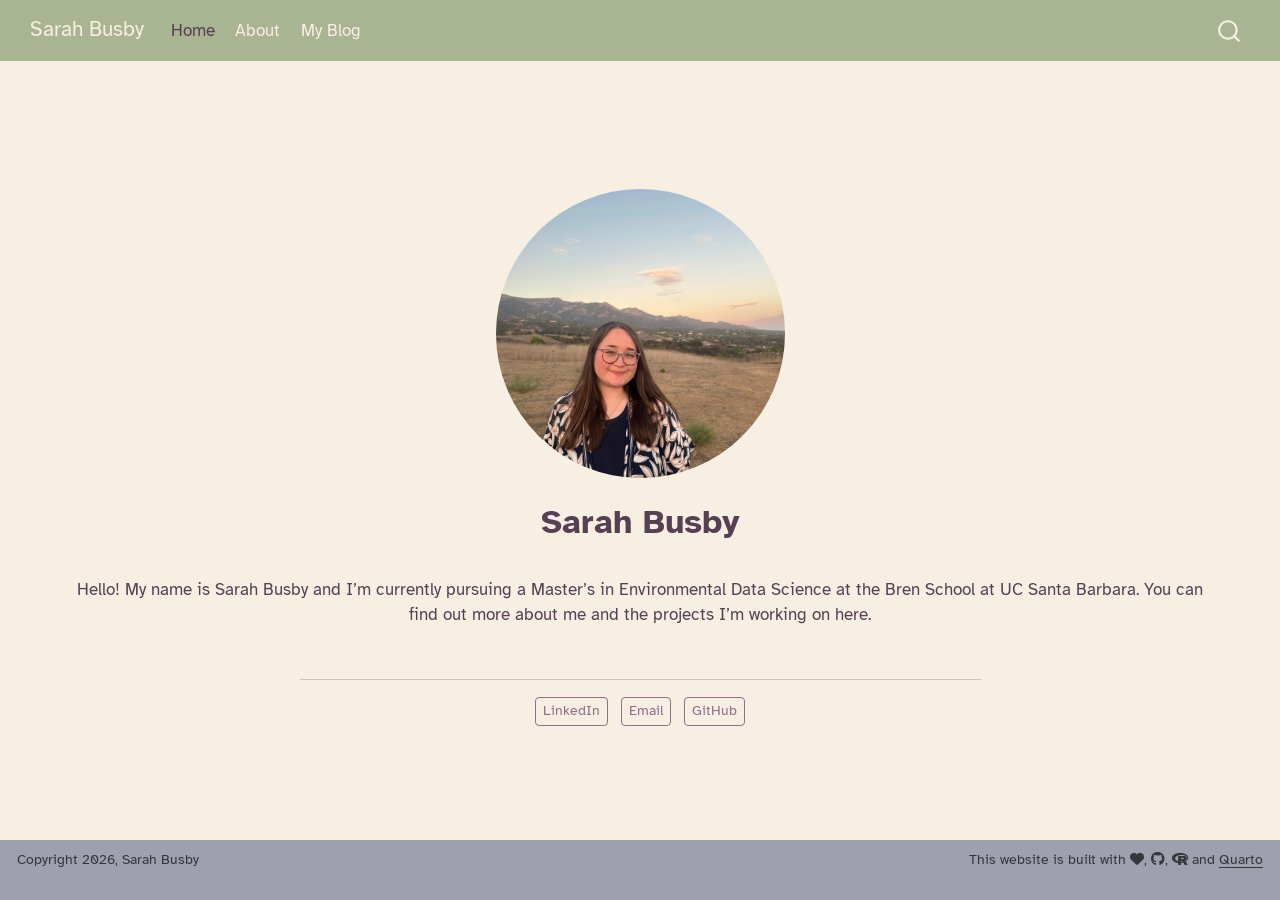
<file: docs/index.html>
<!DOCTYPE html>
<html xmlns="http://www.w3.org/1999/xhtml" lang="en" xml:lang="en"><head>

<meta charset="utf-8">
<meta name="generator" content="quarto-1.10.18">

<meta name="viewport" content="width=device-width, initial-scale=1.0, user-scalable=yes">


<title>Sarah Busby</title>
<style>
/* Default styles provided by pandoc.
** See https://pandoc.org/MANUAL.html#variables-for-html for config info.
*/
span.smallcaps{font-variant: small-caps;}
div.columns{display: flex; gap: 1.5em;}
div.column{flex: auto;}
@media screen {
div.columns{gap: min(4vw, 1.5em);}
div.column{overflow-x: auto;}
}
div.hanging-indent{margin-left: 1.5em; text-indent: -1.5em;}
ul.task-list{list-style: none;}
ul.task-list li input[type="checkbox"] {
  width: 0.8em;
  margin: 0 0.8em 0.2em -1em; /* quarto-specific, see https://github.com/quarto-dev/quarto-cli/issues/4556 */ 
  vertical-align: middle;
}
</style>


<script src="site_libs/quarto-nav/quarto-nav.js"></script>
<script src="site_libs/quarto-nav/headroom.min.js"></script>
<script src="site_libs/clipboard/clipboard.min.js"></script>
<script src="site_libs/quarto-search/autocomplete.umd.js"></script>
<script src="site_libs/quarto-search/fuse.min.js"></script>
<script src="site_libs/quarto-search/quarto-search.js"></script>
<meta name="quarto:offset" content="./">
<script src="site_libs/quarto-html/quarto.js" type="module"></script>
<script src="site_libs/quarto-html/tabsets/tabsets.js" type="module"></script>
<script src="site_libs/quarto-html/popper.min.js"></script>
<script src="site_libs/quarto-html/tippy.umd.min.js"></script>
<link href="site_libs/quarto-html/tippy.css" rel="stylesheet">
<link href="site_libs/quarto-html/quarto-syntax-highlighting-64a204ab8560d761af7679ceaba22944.css" rel="stylesheet" id="quarto-text-highlighting-styles">
<script src="site_libs/bootstrap/bootstrap.min.js"></script>
<link href="site_libs/bootstrap/bootstrap-icons.css" rel="stylesheet">
<link href="site_libs/bootstrap/bootstrap-390e1933030b9ad811a8cafbddc17eeb.min.css" rel="stylesheet" append-hash="true" id="quarto-bootstrap" data-mode="light">
<link href="site_libs/quarto-contrib/fontawesome6-6.7.2/all.min.css" rel="stylesheet">
<link href="site_libs/quarto-contrib/fontawesome6-6.7.2/latex-fontsize.css" rel="stylesheet">
<script id="quarto-search-options" type="application/json">{
  "location": "navbar",
  "copy-button": false,
  "collapse-after": 3,
  "panel-placement": "end",
  "type": "overlay",
  "limit": 50,
  "keyboard-shortcut": [
    "f",
    "/",
    "s"
  ],
  "show-item-context": false,
  "language": {
    "search-no-results-text": "No results",
    "search-matching-documents-text": "matching documents",
    "search-copy-link-title": "Copy link to search",
    "search-hide-matches-text": "Hide additional matches",
    "search-more-match-text": "more match in this document",
    "search-more-matches-text": "more matches in this document",
    "search-clear-button-title": "Clear",
    "search-text-placeholder": "",
    "search-detached-cancel-button-title": "Cancel",
    "search-submit-button-title": "Submit",
    "search-label": "Search"
  }
}</script>


</head>

<body class="nav-fixed quarto-light">

<div id="quarto-search-results"></div>
  <header id="quarto-header" class="headroom fixed-top">
    <nav class="navbar navbar-expand-lg " data-bs-theme="dark">
      <div class="navbar-container container-fluid">
      <div class="navbar-brand-container mx-auto">
    <a class="navbar-brand" href="./index.html">
    <span class="navbar-title">Sarah Busby</span>
    </a>
  </div>
            <div id="quarto-search" class="" title="Search"></div>
          <button class="navbar-toggler" type="button" data-bs-toggle="collapse" data-bs-target="#navbarCollapse" aria-controls="navbarCollapse" role="menu" aria-expanded="false" aria-label="Toggle navigation" onclick="if (window.quartoToggleHeadroom) { window.quartoToggleHeadroom(); }">
  <span class="navbar-toggler-icon"></span>
</button>
          <div class="collapse navbar-collapse" id="navbarCollapse">
            <ul class="navbar-nav navbar-nav-scroll me-auto">
  <li class="nav-item">
    <a class="nav-link active" href="./index.html" aria-current="page"> 
<span class="menu-text">Home</span></a>
  </li>  
  <li class="nav-item">
    <a class="nav-link" href="./about.html"> 
<span class="menu-text">About</span></a>
  </li>  
  <li class="nav-item">
    <a class="nav-link" href="./posts.html"> 
<span class="menu-text">My Blog</span></a>
  </li>  
</ul>
          </div> <!-- /navcollapse -->
            <div class="quarto-navbar-tools">
</div>
      </div> <!-- /container-fluid -->
    </nav>
</header>
<!-- content -->
<div id="quarto-content" class="quarto-container page-columns page-rows-contents page-layout-full page-navbar">
<!-- sidebar -->
<!-- margin-sidebar -->
    
<!-- main -->
<div class="quarto-about-jolla column-page">
  <img src="images/sunset.JPG" class="about-image
  round " style="height: 17em; width: 17em;">
 <header id="title-block-header" class="quarto-title-block default">
<div class="quarto-title">
<h1 class="title">Sarah Busby</h1>
</div>
<div class="quarto-title-meta column-page">
  </div>
</header><main class="content column-page" id="quarto-document-content">
<p>Hello! My name is Sarah Busby and I’m currently pursuing a Master’s in Environmental Data Science at the Bren School at UC Santa Barbara. You can find out more about me and the projects I’m working on here.</p>


</main> 
  <hr class="about-sep">
   <div class="about-links">
  <a href="https://www.linkedin.com/in/sarah-busby-9a42a4187/" class="about-link" rel="" target="_blank">
     <span class="about-link-text">LinkedIn</span>
  </a>
  <a href="mailto:sabusby18gmail.com" class="about-link" rel="" target="">
     <span class="about-link-text">Email</span>
  </a>
  <a href="https://github.com/sarah-busby" class="about-link" rel="" target="">
     <span class="about-link-text">GitHub</span>
  </a>
</div>
</div>
 <!-- /main -->
<script id="quarto-html-after-body" type="application/javascript">
  window.document.addEventListener("DOMContentLoaded", function (event) {
    const isCodeAnnotation = (el) => {
      for (const clz of el.classList) {
        if (clz.startsWith('code-annotation-')) {                     
          return true;
        }
      }
      return false;
    }
    const onCopySuccess = function(e) {
      // button target
      const button = e.trigger;
      // don't keep focus
      button.blur();
      // flash "checked"
      button.classList.add('code-copy-button-checked');
      var currentTitle = button.getAttribute("title");
      button.setAttribute("title", "Copied!");
      let tooltip;
      if (window.bootstrap) {
        button.setAttribute("data-bs-toggle", "tooltip");
        button.setAttribute("data-bs-placement", "left");
        button.setAttribute("data-bs-title", "Copied!");
        tooltip = new bootstrap.Tooltip(button, 
          { trigger: "manual", 
            customClass: "code-copy-button-tooltip",
            offset: [0, -8]});
        tooltip.show();    
      }
      setTimeout(function() {
        if (tooltip) {
          tooltip.hide();
          button.removeAttribute("data-bs-title");
          button.removeAttribute("data-bs-toggle");
          button.removeAttribute("data-bs-placement");
        }
        button.setAttribute("title", currentTitle);
        button.classList.remove('code-copy-button-checked');
      }, 1000);
      // clear code selection
      e.clearSelection();
    }
    const getTextToCopy = function(trigger) {
      const outerScaffold = trigger.parentElement.cloneNode(true);
      const codeEl = outerScaffold.querySelector('code');
      for (const childEl of codeEl.children) {
        if (isCodeAnnotation(childEl)) {
          childEl.remove();
        }
      }
      return codeEl.innerText;
    }
    const clipboard = new window.ClipboardJS('.code-copy-button:not([data-in-quarto-modal])', {
      text: getTextToCopy
    });
    clipboard.on('success', onCopySuccess);
    if (window.document.getElementById('quarto-embedded-source-code-modal')) {
      const clipboardModal = new window.ClipboardJS('.code-copy-button[data-in-quarto-modal]', {
        text: getTextToCopy,
        container: window.document.getElementById('quarto-embedded-source-code-modal')
      });
      clipboardModal.on('success', onCopySuccess);
    }
      var localhostRegex = new RegExp(/^(?:http|https):\/\/localhost\:?[0-9]*\//);
      var mailtoRegex = new RegExp(/^mailto:/);
        var filterRegex = new RegExp('/' + window.location.host + '/');
      var isInternal = (href) => {
          return filterRegex.test(href) || localhostRegex.test(href) || mailtoRegex.test(href);
      }
      // Inspect non-navigation links and adorn them if external
     var links = window.document.querySelectorAll('a[href]:not(.nav-link):not(.navbar-brand):not(.toc-action):not(.sidebar-link):not(.sidebar-item-toggle):not(.pagination-link):not(.no-external):not([aria-hidden]):not(.dropdown-item):not(.quarto-navigation-tool):not(.about-link)');
      for (var i=0; i<links.length; i++) {
        const link = links[i];
        if (!isInternal(link.href)) {
          // undo the damage that might have been done by quarto-nav.js in the case of
          // links that we want to consider external
          if (link.dataset.originalHref !== undefined) {
            link.href = link.dataset.originalHref;
          }
        }
      }
    function tippyHover(el, contentFn, onTriggerFn, onUntriggerFn) {
      const config = {
        allowHTML: true,
        maxWidth: 500,
        delay: 100,
        arrow: false,
        appendTo: function(el) {
            return el.parentElement;
        },
        interactive: true,
        interactiveBorder: 10,
        theme: 'quarto',
        placement: 'bottom-start',
      };
      if (contentFn) {
        config.content = contentFn;
      }
      if (onTriggerFn) {
        config.onTrigger = onTriggerFn;
      }
      if (onUntriggerFn) {
        config.onUntrigger = onUntriggerFn;
      }
      window.tippy(el, config); 
    }
    const noterefs = window.document.querySelectorAll('a[role="doc-noteref"]');
    for (var i=0; i<noterefs.length; i++) {
      const ref = noterefs[i];
      tippyHover(ref, function() {
        // use id or data attribute instead here
        let href = ref.getAttribute('data-footnote-href') || ref.getAttribute('href');
        try { href = new URL(href).hash; } catch {}
        const id = href.replace(/^#\/?/, "");
        const note = window.document.getElementById(id);
        if (note) {
          return note.innerHTML;
        } else {
          return "";
        }
      });
    }
    const xrefs = window.document.querySelectorAll('a.quarto-xref');
    const processXRef = (id, note) => {
      // Strip column container classes
      const stripColumnClz = (el) => {
        el.classList.remove("page-full", "page-columns");
        if (el.children) {
          for (const child of el.children) {
            stripColumnClz(child);
          }
        }
      }
      stripColumnClz(note)
      if (id === null || id.startsWith('sec-')) {
        // Special case sections, only their first couple elements
        const container = document.createElement("div");
        if (note.children && note.children.length > 2) {
          container.appendChild(note.children[0].cloneNode(true));
          for (let i = 1; i < note.children.length; i++) {
            const child = note.children[i];
            if (child.tagName === "P" && child.innerText === "") {
              continue;
            } else {
              container.appendChild(child.cloneNode(true));
              break;
            }
          }
          if (window.Quarto?.typesetMath) {
            window.Quarto.typesetMath(container);
          }
          return container.innerHTML
        } else {
          if (window.Quarto?.typesetMath) {
            window.Quarto.typesetMath(note);
          }
          return note.innerHTML;
        }
      } else {
        // Remove any anchor links if they are present
        const anchorLink = note.querySelector('a.anchorjs-link');
        if (anchorLink) {
          anchorLink.remove();
        }
        if (window.Quarto?.typesetMath) {
          window.Quarto.typesetMath(note);
        }
        if (note.classList.contains("callout")) {
          return note.outerHTML;
        } else {
          return note.innerHTML;
        }
      }
    }
    for (var i=0; i<xrefs.length; i++) {
      const xref = xrefs[i];
      tippyHover(xref, undefined, function(instance) {
        instance.disable();
        let url = xref.getAttribute('href');
        let hash = undefined; 
        if (url.startsWith('#')) {
          hash = url;
        } else {
          try { hash = new URL(url).hash; } catch {}
        }
        if (hash) {
          const id = hash.replace(/^#\/?/, "");
          const note = window.document.getElementById(id);
          if (note !== null) {
            try {
              const html = processXRef(id, note.cloneNode(true));
              instance.setContent(html);
            } finally {
              instance.enable();
              instance.show();
            }
          } else {
            // See if we can fetch this
            fetch(url.split('#')[0])
            .then(res => res.text())
            .then(html => {
              const parser = new DOMParser();
              const htmlDoc = parser.parseFromString(html, "text/html");
              const note = htmlDoc.getElementById(id);
              if (note !== null) {
                const html = processXRef(id, note);
                instance.setContent(html);
              } 
            }).finally(() => {
              instance.enable();
              instance.show();
            });
          }
        } else {
          // See if we can fetch a full url (with no hash to target)
          // This is a special case and we should probably do some content thinning / targeting
          fetch(url)
          .then(res => res.text())
          .then(html => {
            const parser = new DOMParser();
            const htmlDoc = parser.parseFromString(html, "text/html");
            const note = htmlDoc.querySelector('main.content');
            if (note !== null) {
              // This should only happen for chapter cross references
              // (since there is no id in the URL)
              // remove the first header
              if (note.children.length > 0 && note.children[0].tagName === "HEADER") {
                note.children[0].remove();
              }
              const html = processXRef(null, note);
              instance.setContent(html);
            } 
          }).finally(() => {
            instance.enable();
            instance.show();
          });
        }
      }, function(instance) {
      });
    }
        let selectedAnnoteEl;
        const selectorForAnnotation = ( cell, annotation) => {
          let cellAttr = 'data-code-cell="' + cell + '"';
          let lineAttr = 'data-code-annotation="' +  annotation + '"';
          const selector = 'span[' + cellAttr + '][' + lineAttr + ']';
          return selector;
        }
        const selectCodeLines = (annoteEl) => {
          const doc = window.document;
          const targetCell = annoteEl.getAttribute("data-target-cell");
          const targetAnnotation = annoteEl.getAttribute("data-target-annotation");
          const annoteSpan = window.document.querySelector(selectorForAnnotation(targetCell, targetAnnotation));
          const lines = annoteSpan.getAttribute("data-code-lines").split(",");
          const lineIds = lines.map((line) => {
            return targetCell + "-" + line;
          })
          let top = null;
          let height = null;
          let parent = null;
          if (lineIds.length > 0) {
              //compute the position of the single el (top and bottom and make a div)
              const el = window.document.getElementById(lineIds[0]);
              top = el.offsetTop;
              height = el.offsetHeight;
              parent = el.parentElement.parentElement;
            if (lineIds.length > 1) {
              const lastEl = window.document.getElementById(lineIds[lineIds.length - 1]);
              const bottom = lastEl.offsetTop + lastEl.offsetHeight;
              height = bottom - top;
            }
            if (top !== null && height !== null && parent !== null) {
              // cook up a div (if necessary) and position it 
              let div = window.document.getElementById("code-annotation-line-highlight");
              if (div === null) {
                div = window.document.createElement("div");
                div.setAttribute("id", "code-annotation-line-highlight");
                div.style.position = 'absolute';
                parent.appendChild(div);
              }
              div.style.top = top - 2 + "px";
              div.style.height = height + 4 + "px";
              div.style.left = 0;
              let gutterDiv = window.document.getElementById("code-annotation-line-highlight-gutter");
              if (gutterDiv === null) {
                gutterDiv = window.document.createElement("div");
                gutterDiv.setAttribute("id", "code-annotation-line-highlight-gutter");
                gutterDiv.style.position = 'absolute';
                const codeCell = window.document.getElementById(targetCell);
                const gutter = codeCell.querySelector('.code-annotation-gutter');
                gutter.appendChild(gutterDiv);
              }
              gutterDiv.style.top = top - 2 + "px";
              gutterDiv.style.height = height + 4 + "px";
            }
            selectedAnnoteEl = annoteEl;
          }
        };
        const unselectCodeLines = () => {
          const elementsIds = ["code-annotation-line-highlight", "code-annotation-line-highlight-gutter"];
          elementsIds.forEach((elId) => {
            const div = window.document.getElementById(elId);
            if (div) {
              div.remove();
            }
          });
          selectedAnnoteEl = undefined;
        };
          // Handle positioning of the toggle
      window.addEventListener(
        "resize",
        throttle(() => {
          elRect = undefined;
          if (selectedAnnoteEl) {
            selectCodeLines(selectedAnnoteEl);
          }
        }, 10)
      );
      function throttle(fn, ms) {
      let throttle = false;
      let timer;
        return (...args) => {
          if(!throttle) { // first call gets through
              fn.apply(this, args);
              throttle = true;
          } else { // all the others get throttled
              if(timer) clearTimeout(timer); // cancel #2
              timer = setTimeout(() => {
                fn.apply(this, args);
                timer = throttle = false;
              }, ms);
          }
        };
      }
        // Attach click handler to the DT
        const annoteDls = window.document.querySelectorAll('dt[data-target-cell]');
        for (const annoteDlNode of annoteDls) {
          annoteDlNode.addEventListener('click', (event) => {
            const clickedEl = event.target;
            if (clickedEl !== selectedAnnoteEl) {
              unselectCodeLines();
              const activeEl = window.document.querySelector('dt[data-target-cell].code-annotation-active');
              if (activeEl) {
                activeEl.classList.remove('code-annotation-active');
              }
              selectCodeLines(clickedEl);
              clickedEl.classList.add('code-annotation-active');
            } else {
              // Unselect the line
              unselectCodeLines();
              clickedEl.classList.remove('code-annotation-active');
            }
          });
        }
    const findCites = (el) => {
      const parentEl = el.parentElement;
      if (parentEl) {
        const cites = parentEl.dataset.cites;
        if (cites) {
          return {
            el,
            cites: cites.split(' ')
          };
        } else {
          return findCites(el.parentElement)
        }
      } else {
        return undefined;
      }
    };
    var bibliorefs = window.document.querySelectorAll('a[role="doc-biblioref"]');
    for (var i=0; i<bibliorefs.length; i++) {
      const ref = bibliorefs[i];
      const citeInfo = findCites(ref);
      if (citeInfo) {
        tippyHover(citeInfo.el, function() {
          var popup = window.document.createElement('div');
          citeInfo.cites.forEach(function(cite) {
            var citeDiv = window.document.createElement('div');
            citeDiv.classList.add('hanging-indent');
            citeDiv.classList.add('csl-entry');
            var biblioDiv = window.document.getElementById('ref-' + cite);
            if (biblioDiv) {
              citeDiv.innerHTML = biblioDiv.innerHTML;
            }
            popup.appendChild(citeDiv);
          });
          return popup.innerHTML;
        });
      }
    }
  });
  </script>
</div> <!-- /content -->
<footer class="footer">
  <div class="nav-footer">
    <div class="nav-footer-left">
<p>Copyright 2026, Sarah Busby</p>
</div>   
    <div class="nav-footer-center">
      &nbsp;
    </div>
    <div class="nav-footer-right">
<p>This website is built with <i class="fa-solid fa-heart" title="a heart" aria-label="heart"></i>, <a href="https://github.com/sarah-busby/sarah-busby.github.io" target="_blank"><i class="fa-brands fa-github" title="GitHub octocat logo" aria-label="github"></i></a>, <a href="https://www.r-project.org/about.html" target="_blank"><i class="fa-brands fa-r-project" title="R Project" aria-label="r-project"></i></a> and <a href="https://quarto.org/" target="_blank">Quarto</a></p>
</div>
  </div>
</footer>




</body></html>
</file>
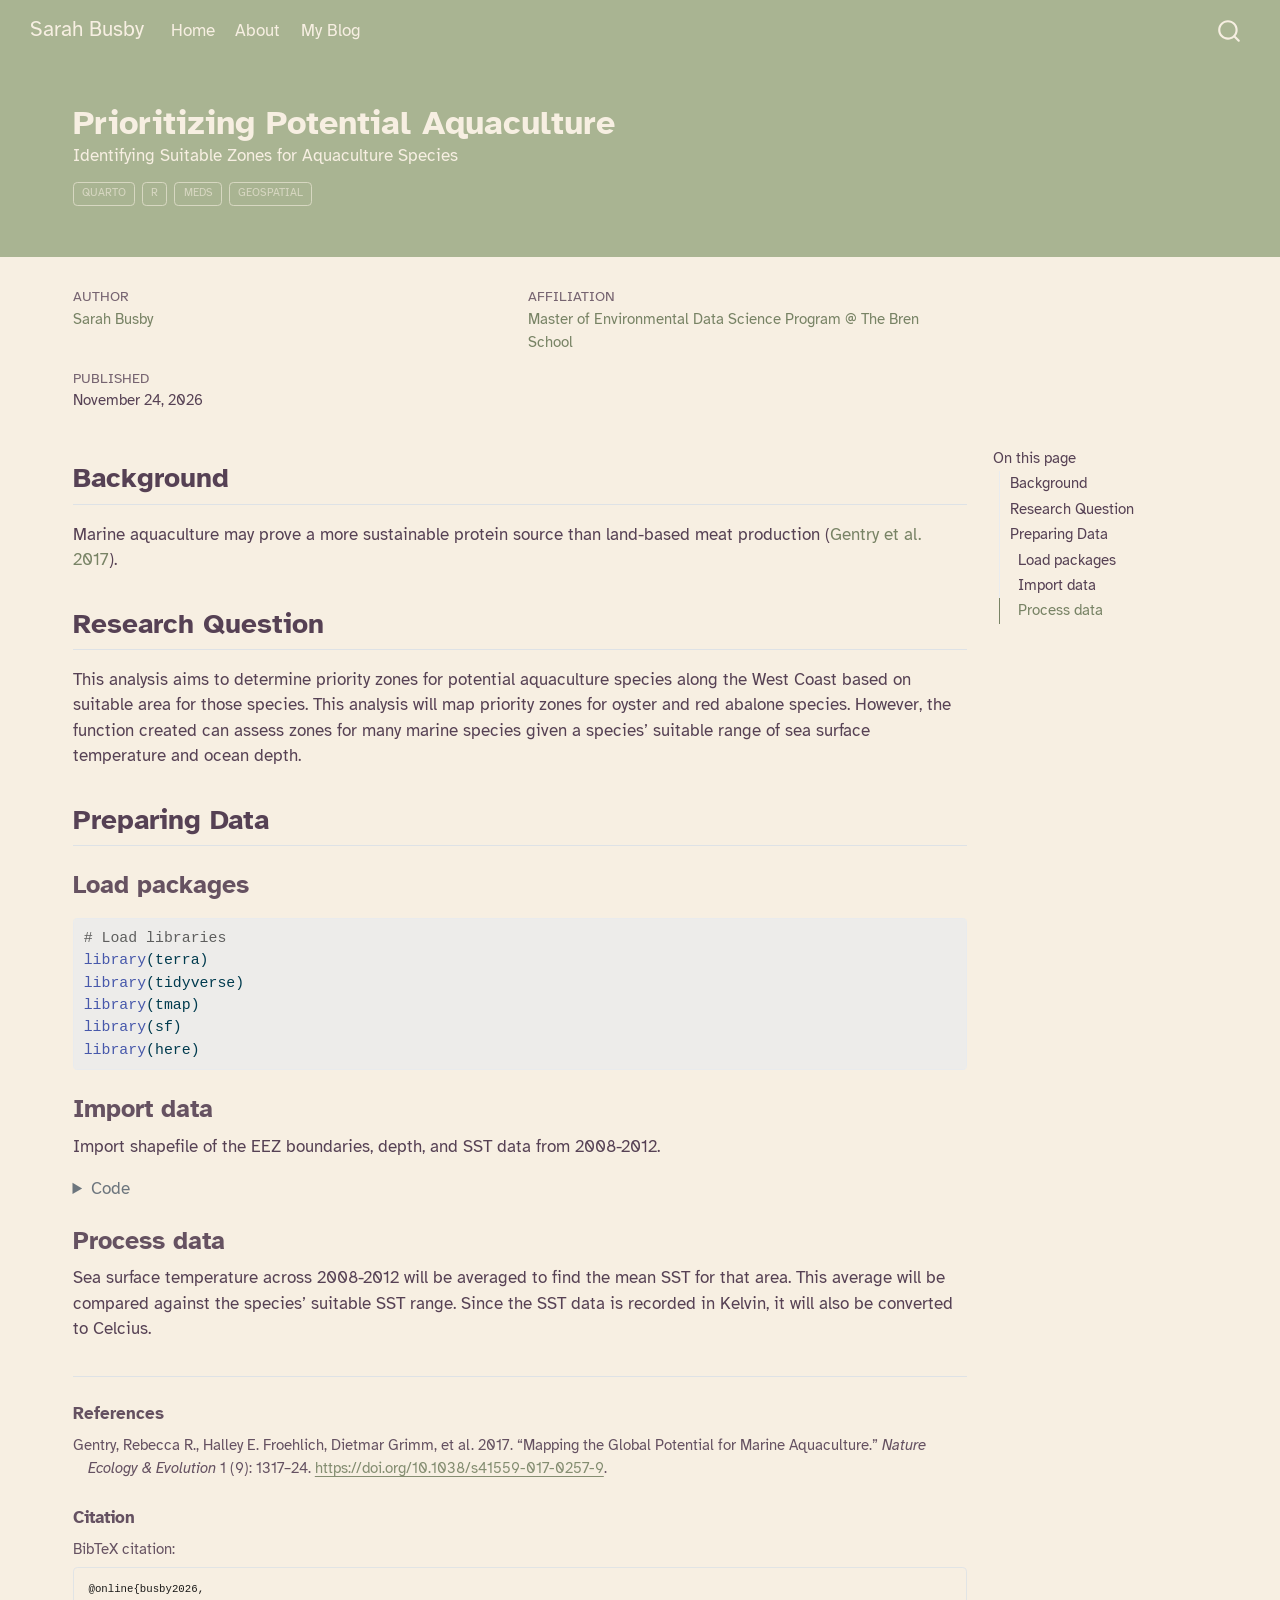
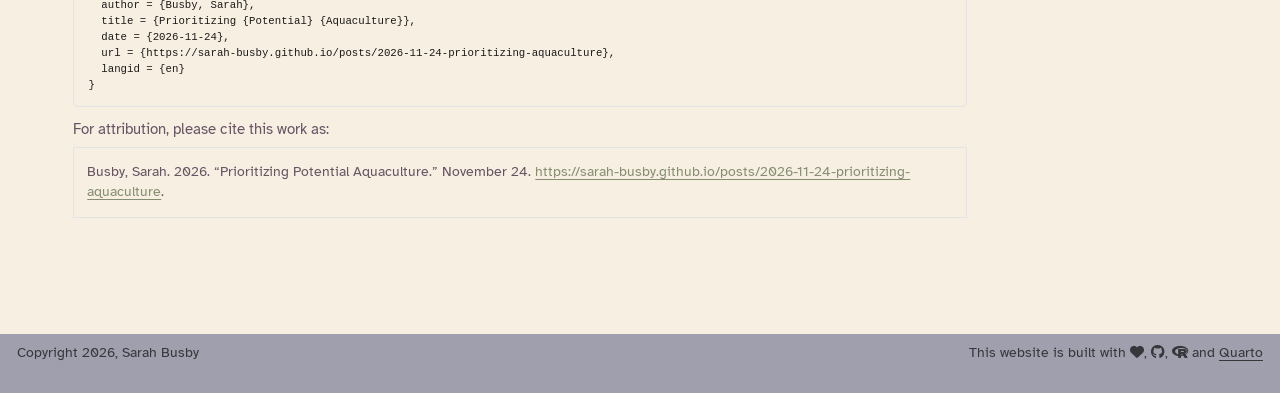
<file: docs/posts/2026-11-24-prioritizing-aquaculture/index.html>
<!DOCTYPE html>
<html xmlns="http://www.w3.org/1999/xhtml" lang="en" xml:lang="en"><head>

<meta charset="utf-8">
<meta name="generator" content="quarto-1.10.18">

<meta name="viewport" content="width=device-width, initial-scale=1.0, user-scalable=yes">

<meta name="author" content="Sarah Busby">
<meta name="dcterms.date" content="2026-11-24">
<meta name="description" content="Identifying Suitable Zones for Aquaculture Species">

<title>Prioritizing Potential Aquaculture – Sarah Busby</title>
<style>
/* Default styles provided by pandoc.
** See https://pandoc.org/MANUAL.html#variables-for-html for config info.
*/
span.smallcaps{font-variant: small-caps;}
div.columns{display: flex; gap: 1.5em;}
div.column{flex: auto;}
@media screen {
div.columns{gap: min(4vw, 1.5em);}
div.column{overflow-x: auto;}
}
div.hanging-indent{margin-left: 1.5em; text-indent: -1.5em;}
ul.task-list{list-style: none;}
ul.task-list li input[type="checkbox"] {
  width: 0.8em;
  margin: 0 0.8em 0.2em -1em; /* quarto-specific, see https://github.com/quarto-dev/quarto-cli/issues/4556 */ 
  vertical-align: middle;
}
/* CSS for syntax highlighting */
html { -webkit-text-size-adjust: 100%; }
pre > code.sourceCode { white-space: pre; position: relative; }
pre > code.sourceCode > span { display: inline-block; line-height: 1.25; }
pre > code.sourceCode > span:empty { height: 1.2em; }
.sourceCode { overflow: visible; }
code.sourceCode > span { color: inherit; text-decoration: inherit; }
div.sourceCode { margin: 1em 0; }
pre.sourceCode { margin: 0; }
@media screen {
div.sourceCode { overflow: auto; }
}
@media print {
pre > code.sourceCode { white-space: pre-wrap; }
pre > code.sourceCode > span { text-indent: -5em; padding-left: 5em; }
}
pre.numberSource code
  { counter-reset: source-line 0; }
pre.numberSource code > span
  { position: relative; left: -4em; counter-increment: source-line; }
pre.numberSource code > span > a:first-child::before
  { content: counter(source-line);
    position: relative; left: -1em; text-align: right; vertical-align: baseline;
    border: none; display: inline-block;
    -webkit-touch-callout: none; -webkit-user-select: none;
    -khtml-user-select: none; -moz-user-select: none;
    -ms-user-select: none; user-select: none;
    padding: 0 4px; width: 4em;
  }
pre.numberSource { margin-left: 3em;  padding-left: 4px; }
div.sourceCode
  {   }
@media screen {
pre > code.sourceCode > span > a:first-child::before { text-decoration: underline; }
}
/* CSS for citations */
div.csl-bib-body { }
div.csl-entry {
  clear: both;
}
.hanging-indent div.csl-entry {
  margin-left:2em;
  text-indent:-2em;
}
div.csl-left-margin {
  min-width:2em;
  float:left;
}
div.csl-right-inline {
  margin-left:2em;
  padding-left:1em;
}
div.csl-indent {
  margin-left: 2em;
}</style>


<script src="../../site_libs/quarto-nav/quarto-nav.js"></script>
<script src="../../site_libs/quarto-nav/headroom.min.js"></script>
<script src="../../site_libs/clipboard/clipboard.min.js"></script>
<script src="../../site_libs/quarto-search/autocomplete.umd.js"></script>
<script src="../../site_libs/quarto-search/fuse.min.js"></script>
<script src="../../site_libs/quarto-search/quarto-search.js"></script>
<meta name="quarto:offset" content="../../">
<script src="../../site_libs/quarto-html/quarto.js" type="module"></script>
<script src="../../site_libs/quarto-html/tabsets/tabsets.js" type="module"></script>
<script src="../../site_libs/quarto-html/popper.min.js"></script>
<script src="../../site_libs/quarto-html/tippy.umd.min.js"></script>
<script src="../../site_libs/quarto-html/anchor.min.js"></script>
<link href="../../site_libs/quarto-html/tippy.css" rel="stylesheet">
<link href="../../site_libs/quarto-html/quarto-syntax-highlighting-64a204ab8560d761af7679ceaba22944.css" rel="stylesheet" id="quarto-text-highlighting-styles">
<script src="../../site_libs/bootstrap/bootstrap.min.js"></script>
<link href="../../site_libs/bootstrap/bootstrap-icons.css" rel="stylesheet">
<link href="../../site_libs/bootstrap/bootstrap-390e1933030b9ad811a8cafbddc17eeb.min.css" rel="stylesheet" append-hash="true" id="quarto-bootstrap" data-mode="light">
<link href="../../site_libs/quarto-contrib/fontawesome6-6.7.2/all.min.css" rel="stylesheet">
<link href="../../site_libs/quarto-contrib/fontawesome6-6.7.2/latex-fontsize.css" rel="stylesheet">
<script id="quarto-search-options" type="application/json">{
  "location": "navbar",
  "copy-button": false,
  "collapse-after": 3,
  "panel-placement": "end",
  "type": "overlay",
  "limit": 50,
  "keyboard-shortcut": [
    "f",
    "/",
    "s"
  ],
  "show-item-context": false,
  "language": {
    "search-no-results-text": "No results",
    "search-matching-documents-text": "matching documents",
    "search-copy-link-title": "Copy link to search",
    "search-hide-matches-text": "Hide additional matches",
    "search-more-match-text": "more match in this document",
    "search-more-matches-text": "more matches in this document",
    "search-clear-button-title": "Clear",
    "search-text-placeholder": "",
    "search-detached-cancel-button-title": "Cancel",
    "search-submit-button-title": "Submit",
    "search-label": "Search"
  }
}</script>


</head>

<body class="nav-fixed quarto-light">

<div id="quarto-search-results"></div>
  <header id="quarto-header" class="headroom fixed-top quarto-banner">
    <nav class="navbar navbar-expand-lg " data-bs-theme="dark">
      <div class="navbar-container container-fluid">
      <div class="navbar-brand-container mx-auto">
    <a class="navbar-brand" href="../../index.html">
    <span class="navbar-title">Sarah Busby</span>
    </a>
  </div>
            <div id="quarto-search" class="" title="Search"></div>
          <button class="navbar-toggler" type="button" data-bs-toggle="collapse" data-bs-target="#navbarCollapse" aria-controls="navbarCollapse" role="menu" aria-expanded="false" aria-label="Toggle navigation" onclick="if (window.quartoToggleHeadroom) { window.quartoToggleHeadroom(); }">
  <span class="navbar-toggler-icon"></span>
</button>
          <div class="collapse navbar-collapse" id="navbarCollapse">
            <ul class="navbar-nav navbar-nav-scroll me-auto">
  <li class="nav-item">
    <a class="nav-link" href="../../index.html"> 
<span class="menu-text">Home</span></a>
  </li>  
  <li class="nav-item">
    <a class="nav-link" href="../../about.html"> 
<span class="menu-text">About</span></a>
  </li>  
  <li class="nav-item">
    <a class="nav-link" href="../../posts.html"> 
<span class="menu-text">My Blog</span></a>
  </li>  
</ul>
          </div> <!-- /navcollapse -->
            <div class="quarto-navbar-tools">
</div>
      </div> <!-- /container-fluid -->
    </nav>
</header>
<!-- content -->
<header id="title-block-header" class="quarto-title-block default page-columns page-full">
  <div class="quarto-title-banner page-columns page-full">
    <div class="quarto-title column-page-left">
      <h1 class="title">Prioritizing Potential Aquaculture</h1>
                  <div>
        <div class="description">
          Identifying Suitable Zones for Aquaculture Species
        </div>
      </div>
                          <div class="quarto-categories">
                <div class="quarto-category">Quarto</div>
                <div class="quarto-category">R</div>
                <div class="quarto-category">MEDS</div>
                <div class="quarto-category">Geospatial</div>
              </div>
                  </div>
  </div>
    
  <div class="quarto-title-meta-author column-page-left">
    <div class="quarto-title-meta-heading">Author</div>
    <div class="quarto-title-meta-heading">Affiliation</div>
    
      <div class="quarto-title-meta-contents">
      <p class="author"><a href="https://sarah-busby.github.io">Sarah Busby</a> </p>
    </div>
    <div class="quarto-title-meta-contents">
          <p class="affiliation">
              <a href="https://ucsb-meds.github.io">
              Master of Environmental Data Science Program @ The Bren School
              </a>
            </p>
        </div>
    </div>

  <div class="quarto-title-meta column-page-left">

        
      <div>
      <div class="quarto-title-meta-heading">Published</div>
      <div class="quarto-title-meta-contents">
        <p class="date">November 24, 2026</p>
      </div>
    </div>
    
      
    </div>
    
  
  </header><div id="quarto-content" class="quarto-container page-columns page-rows-contents page-layout-full page-navbar">
<!-- sidebar -->
<!-- margin-sidebar -->
    <div id="quarto-margin-sidebar" class="sidebar margin-sidebar">
        <nav id="TOC" role="doc-toc" class="toc-active">
    <h2 id="toc-title">On this page</h2>
   
  <ul>
  <li><a href="#background" id="toc-background" class="nav-link active" data-scroll-target="#background">Background</a></li>
  <li><a href="#research-question" id="toc-research-question" class="nav-link" data-scroll-target="#research-question">Research Question</a></li>
  <li><a href="#preparing-data" id="toc-preparing-data" class="nav-link" data-scroll-target="#preparing-data">Preparing Data</a>
  <ul class="collapse">
  <li><a href="#load-packages" id="toc-load-packages" class="nav-link" data-scroll-target="#load-packages">Load packages</a></li>
  <li><a href="#import-data" id="toc-import-data" class="nav-link" data-scroll-target="#import-data">Import data</a></li>
  <li><a href="#process-data" id="toc-process-data" class="nav-link" data-scroll-target="#process-data">Process data</a></li>
  </ul></li>
  </ul>
</nav>
    </div>
<!-- main -->
<main class="content quarto-banner-title-block column-page-left" id="quarto-document-content">





<section id="background" class="level2">
<h2 class="anchored" data-anchor-id="background">Background</h2>
<p>Marine aquaculture may prove a more sustainable protein source than land-based meat production <span class="citation" data-cites="gentry2017mapping">(<a href="#ref-gentry2017mapping" role="doc-biblioref">Gentry et al. 2017</a>)</span>.</p>
</section>
<section id="research-question" class="level2">
<h2 class="anchored" data-anchor-id="research-question">Research Question</h2>
<p>This analysis aims to determine priority zones for potential aquaculture species along the West Coast based on suitable area for those species. This analysis will map priority zones for oyster and red abalone species. However, the function created can assess zones for many marine species given a species’ suitable range of sea surface temperature and ocean depth.</p>
</section>
<section id="preparing-data" class="level2">
<h2 class="anchored" data-anchor-id="preparing-data">Preparing Data</h2>
<section id="load-packages" class="level3">
<h3 class="anchored" data-anchor-id="load-packages">Load packages</h3>
<div class="cell">
<div class="code-copy-outer-scaffold"><div class="sourceCode cell-code" id="cb1"><pre class="sourceCode r code-with-copy"><code class="sourceCode r"><span id="cb1-1"><a href="#cb1-1" aria-hidden="true" tabindex="-1"></a><span class="co"># Load libraries</span></span>
<span id="cb1-2"><a href="#cb1-2" aria-hidden="true" tabindex="-1"></a><span class="fu">library</span>(terra)</span>
<span id="cb1-3"><a href="#cb1-3" aria-hidden="true" tabindex="-1"></a><span class="fu">library</span>(tidyverse)</span>
<span id="cb1-4"><a href="#cb1-4" aria-hidden="true" tabindex="-1"></a><span class="fu">library</span>(tmap)</span>
<span id="cb1-5"><a href="#cb1-5" aria-hidden="true" tabindex="-1"></a><span class="fu">library</span>(sf)</span>
<span id="cb1-6"><a href="#cb1-6" aria-hidden="true" tabindex="-1"></a><span class="fu">library</span>(here)</span></code></pre></div><button title="Copy to Clipboard" class="code-copy-button"><i class="bi"></i></button></div>
</div>
</section>
<section id="import-data" class="level3">
<h3 class="anchored" data-anchor-id="import-data">Import data</h3>
<p>Import shapefile of the EEZ boundaries, depth, and SST data from 2008-2012.</p>
<div class="cell">
<details class="code-fold">
<summary>Code</summary>
<div class="code-copy-outer-scaffold"><div class="sourceCode cell-code" id="cb2"><pre class="sourceCode r code-with-copy"><code class="sourceCode r"><span id="cb2-1"><a href="#cb2-1" aria-hidden="true" tabindex="-1"></a><span class="co"># Read in West Coast EEZ shapefile</span></span>
<span id="cb2-2"><a href="#cb2-2" aria-hidden="true" tabindex="-1"></a>eez <span class="ot">&lt;-</span> <span class="fu">st_read</span>(here<span class="sc">::</span><span class="fu">here</span>(<span class="st">"posts/2026-11-24-prioritizing-aquaculture/data/wc_regions_clean.shp"</span>))</span>
<span id="cb2-3"><a href="#cb2-3" aria-hidden="true" tabindex="-1"></a></span>
<span id="cb2-4"><a href="#cb2-4" aria-hidden="true" tabindex="-1"></a><span class="co"># Read in bathymetry data</span></span>
<span id="cb2-5"><a href="#cb2-5" aria-hidden="true" tabindex="-1"></a>depth <span class="ot">&lt;-</span> <span class="fu">rast</span>(here<span class="sc">::</span><span class="fu">here</span>(<span class="st">"posts/2026-11-24-prioritizing-aquaculture/data/depth.tif"</span>))</span>
<span id="cb2-6"><a href="#cb2-6" aria-hidden="true" tabindex="-1"></a></span>
<span id="cb2-7"><a href="#cb2-7" aria-hidden="true" tabindex="-1"></a><span class="co"># Add SST data from 2008-2012</span></span>
<span id="cb2-8"><a href="#cb2-8" aria-hidden="true" tabindex="-1"></a>years <span class="ot">&lt;-</span> <span class="dv">2008</span><span class="sc">:</span><span class="dv">2012</span></span>
<span id="cb2-9"><a href="#cb2-9" aria-hidden="true" tabindex="-1"></a>paths <span class="ot">&lt;-</span> <span class="fu">here</span>(<span class="fu">paste0</span>(<span class="st">"posts/2026-11-24-prioritizing-aquaculture/data/average_annual_sst_"</span>, years, <span class="st">".tif"</span>))</span>
<span id="cb2-10"><a href="#cb2-10" aria-hidden="true" tabindex="-1"></a>sst_stack <span class="ot">&lt;-</span><span class="fu">rast</span>(paths)</span>
<span id="cb2-11"><a href="#cb2-11" aria-hidden="true" tabindex="-1"></a><span class="fu">names</span>(sst_stack) <span class="ot">&lt;-</span> <span class="fu">paste0</span>(<span class="st">"sst_"</span>, years)</span>
<span id="cb2-12"><a href="#cb2-12" aria-hidden="true" tabindex="-1"></a></span>
<span id="cb2-13"><a href="#cb2-13" aria-hidden="true" tabindex="-1"></a><span class="co"># Check if CRSs match</span></span>
<span id="cb2-14"><a href="#cb2-14" aria-hidden="true" tabindex="-1"></a><span class="cf">if</span>(<span class="sc">!</span><span class="fu">same.crs</span>(eez, depth)){</span>
<span id="cb2-15"><a href="#cb2-15" aria-hidden="true" tabindex="-1"></a>  <span class="fu">warning</span>(<span class="st">"Coordinate refrence systems do not match. CRS transformed to match EEZ"</span>)</span>
<span id="cb2-16"><a href="#cb2-16" aria-hidden="true" tabindex="-1"></a>  depth <span class="ot">&lt;-</span> <span class="fu">project</span>(depth, <span class="st">"EPSG:4326"</span>)</span>
<span id="cb2-17"><a href="#cb2-17" aria-hidden="true" tabindex="-1"></a>}</span>
<span id="cb2-18"><a href="#cb2-18" aria-hidden="true" tabindex="-1"></a></span>
<span id="cb2-19"><a href="#cb2-19" aria-hidden="true" tabindex="-1"></a><span class="cf">if</span>(<span class="sc">!</span><span class="fu">same.crs</span>(eez, sst_stack)){</span>
<span id="cb2-20"><a href="#cb2-20" aria-hidden="true" tabindex="-1"></a>  <span class="fu">warning</span>(<span class="st">"Coordinate refrence systems do not match. CRS transformed to match EEZ"</span>)</span>
<span id="cb2-21"><a href="#cb2-21" aria-hidden="true" tabindex="-1"></a>  sst_stack <span class="ot">&lt;-</span> <span class="fu">project</span>(sst_stack, <span class="st">"EPSG:4326"</span>)</span>
<span id="cb2-22"><a href="#cb2-22" aria-hidden="true" tabindex="-1"></a>}</span></code></pre></div><button title="Copy to Clipboard" class="code-copy-button"><i class="bi"></i></button></div>
</details>
</div>
</section>
<section id="process-data" class="level3">
<h3 class="anchored" data-anchor-id="process-data">Process data</h3>
<p>Sea surface temperature across 2008-2012 will be averaged to find the mean SST for that area. This average will be compared against the species’ suitable SST range. Since the SST data is recorded in Kelvin, it will also be converted to Celcius.</p>



</section>
</section>

<div id="quarto-appendix" class="default"><section class="quarto-appendix-contents" role="doc-bibliography" id="quarto-bibliography"><h2 class="anchored quarto-appendix-heading">References</h2><div id="refs" class="references csl-bib-body hanging-indent" role="list">
<div id="ref-gentry2017mapping" class="csl-entry" role="listitem">
Gentry, Rebecca R., Halley E. Froehlich, Dietmar Grimm, et al. 2017. <span>“Mapping the Global Potential for Marine Aquaculture.”</span> <em>Nature Ecology &amp; Evolution</em> 1 (9): 1317–24. <a href="https://doi.org/10.1038/s41559-017-0257-9">https://doi.org/10.1038/s41559-017-0257-9</a>.
</div>
</div></section><section class="quarto-appendix-contents" id="quarto-citation"><h2 class="anchored quarto-appendix-heading">Citation</h2><div><div class="quarto-appendix-secondary-label">BibTeX citation:</div><pre class="sourceCode code-with-copy quarto-appendix-bibtex"><code class="sourceCode bibtex">@online{busby2026,
  author = {Busby, Sarah},
  title = {Prioritizing {Potential} {Aquaculture}},
  date = {2026-11-24},
  url = {https://sarah-busby.github.io/posts/2026-11-24-prioritizing-aquaculture},
  langid = {en}
}
</code><button title="Copy to Clipboard" class="code-copy-button"><i class="bi"></i></button></pre><div class="quarto-appendix-secondary-label">For attribution, please cite this work as:</div><div id="ref-busby2026" class="csl-entry quarto-appendix-citeas" role="listitem">
Busby, Sarah. 2026. <span>“Prioritizing Potential Aquaculture.”</span>
November 24. <a href="https://sarah-busby.github.io/posts/2026-11-24-prioritizing-aquaculture">https://sarah-busby.github.io/posts/2026-11-24-prioritizing-aquaculture</a>.
</div></div></section></div></main> <!-- /main -->
<script id="quarto-html-after-body" type="application/javascript">
  window.document.addEventListener("DOMContentLoaded", function (event) {
    const icon = "";
    const anchorJS = new window.AnchorJS();
    anchorJS.options = {
      placement: 'right',
      icon: icon
    };
    anchorJS.add('.anchored');
    const isCodeAnnotation = (el) => {
      for (const clz of el.classList) {
        if (clz.startsWith('code-annotation-')) {                     
          return true;
        }
      }
      return false;
    }
    const onCopySuccess = function(e) {
      // button target
      const button = e.trigger;
      // don't keep focus
      button.blur();
      // flash "checked"
      button.classList.add('code-copy-button-checked');
      var currentTitle = button.getAttribute("title");
      button.setAttribute("title", "Copied!");
      let tooltip;
      if (window.bootstrap) {
        button.setAttribute("data-bs-toggle", "tooltip");
        button.setAttribute("data-bs-placement", "left");
        button.setAttribute("data-bs-title", "Copied!");
        tooltip = new bootstrap.Tooltip(button, 
          { trigger: "manual", 
            customClass: "code-copy-button-tooltip",
            offset: [0, -8]});
        tooltip.show();    
      }
      setTimeout(function() {
        if (tooltip) {
          tooltip.hide();
          button.removeAttribute("data-bs-title");
          button.removeAttribute("data-bs-toggle");
          button.removeAttribute("data-bs-placement");
        }
        button.setAttribute("title", currentTitle);
        button.classList.remove('code-copy-button-checked');
      }, 1000);
      // clear code selection
      e.clearSelection();
    }
    const getTextToCopy = function(trigger) {
      const outerScaffold = trigger.parentElement.cloneNode(true);
      const codeEl = outerScaffold.querySelector('code');
      for (const childEl of codeEl.children) {
        if (isCodeAnnotation(childEl)) {
          childEl.remove();
        }
      }
      return codeEl.innerText;
    }
    const clipboard = new window.ClipboardJS('.code-copy-button:not([data-in-quarto-modal])', {
      text: getTextToCopy
    });
    clipboard.on('success', onCopySuccess);
    if (window.document.getElementById('quarto-embedded-source-code-modal')) {
      const clipboardModal = new window.ClipboardJS('.code-copy-button[data-in-quarto-modal]', {
        text: getTextToCopy,
        container: window.document.getElementById('quarto-embedded-source-code-modal')
      });
      clipboardModal.on('success', onCopySuccess);
    }
      var localhostRegex = new RegExp(/^(?:http|https):\/\/localhost\:?[0-9]*\//);
      var mailtoRegex = new RegExp(/^mailto:/);
        var filterRegex = new RegExp('/' + window.location.host + '/');
      var isInternal = (href) => {
          return filterRegex.test(href) || localhostRegex.test(href) || mailtoRegex.test(href);
      }
      // Inspect non-navigation links and adorn them if external
     var links = window.document.querySelectorAll('a[href]:not(.nav-link):not(.navbar-brand):not(.toc-action):not(.sidebar-link):not(.sidebar-item-toggle):not(.pagination-link):not(.no-external):not([aria-hidden]):not(.dropdown-item):not(.quarto-navigation-tool):not(.about-link)');
      for (var i=0; i<links.length; i++) {
        const link = links[i];
        if (!isInternal(link.href)) {
          // undo the damage that might have been done by quarto-nav.js in the case of
          // links that we want to consider external
          if (link.dataset.originalHref !== undefined) {
            link.href = link.dataset.originalHref;
          }
        }
      }
    function tippyHover(el, contentFn, onTriggerFn, onUntriggerFn) {
      const config = {
        allowHTML: true,
        maxWidth: 500,
        delay: 100,
        arrow: false,
        appendTo: function(el) {
            return el.parentElement;
        },
        interactive: true,
        interactiveBorder: 10,
        theme: 'quarto',
        placement: 'bottom-start',
      };
      if (contentFn) {
        config.content = contentFn;
      }
      if (onTriggerFn) {
        config.onTrigger = onTriggerFn;
      }
      if (onUntriggerFn) {
        config.onUntrigger = onUntriggerFn;
      }
      window.tippy(el, config); 
    }
    const noterefs = window.document.querySelectorAll('a[role="doc-noteref"]');
    for (var i=0; i<noterefs.length; i++) {
      const ref = noterefs[i];
      tippyHover(ref, function() {
        // use id or data attribute instead here
        let href = ref.getAttribute('data-footnote-href') || ref.getAttribute('href');
        try { href = new URL(href).hash; } catch {}
        const id = href.replace(/^#\/?/, "");
        const note = window.document.getElementById(id);
        if (note) {
          return note.innerHTML;
        } else {
          return "";
        }
      });
    }
    const xrefs = window.document.querySelectorAll('a.quarto-xref');
    const processXRef = (id, note) => {
      // Strip column container classes
      const stripColumnClz = (el) => {
        el.classList.remove("page-full", "page-columns");
        if (el.children) {
          for (const child of el.children) {
            stripColumnClz(child);
          }
        }
      }
      stripColumnClz(note)
      if (id === null || id.startsWith('sec-')) {
        // Special case sections, only their first couple elements
        const container = document.createElement("div");
        if (note.children && note.children.length > 2) {
          container.appendChild(note.children[0].cloneNode(true));
          for (let i = 1; i < note.children.length; i++) {
            const child = note.children[i];
            if (child.tagName === "P" && child.innerText === "") {
              continue;
            } else {
              container.appendChild(child.cloneNode(true));
              break;
            }
          }
          if (window.Quarto?.typesetMath) {
            window.Quarto.typesetMath(container);
          }
          return container.innerHTML
        } else {
          if (window.Quarto?.typesetMath) {
            window.Quarto.typesetMath(note);
          }
          return note.innerHTML;
        }
      } else {
        // Remove any anchor links if they are present
        const anchorLink = note.querySelector('a.anchorjs-link');
        if (anchorLink) {
          anchorLink.remove();
        }
        if (window.Quarto?.typesetMath) {
          window.Quarto.typesetMath(note);
        }
        if (note.classList.contains("callout")) {
          return note.outerHTML;
        } else {
          return note.innerHTML;
        }
      }
    }
    for (var i=0; i<xrefs.length; i++) {
      const xref = xrefs[i];
      tippyHover(xref, undefined, function(instance) {
        instance.disable();
        let url = xref.getAttribute('href');
        let hash = undefined; 
        if (url.startsWith('#')) {
          hash = url;
        } else {
          try { hash = new URL(url).hash; } catch {}
        }
        if (hash) {
          const id = hash.replace(/^#\/?/, "");
          const note = window.document.getElementById(id);
          if (note !== null) {
            try {
              const html = processXRef(id, note.cloneNode(true));
              instance.setContent(html);
            } finally {
              instance.enable();
              instance.show();
            }
          } else {
            // See if we can fetch this
            fetch(url.split('#')[0])
            .then(res => res.text())
            .then(html => {
              const parser = new DOMParser();
              const htmlDoc = parser.parseFromString(html, "text/html");
              const note = htmlDoc.getElementById(id);
              if (note !== null) {
                const html = processXRef(id, note);
                instance.setContent(html);
              } 
            }).finally(() => {
              instance.enable();
              instance.show();
            });
          }
        } else {
          // See if we can fetch a full url (with no hash to target)
          // This is a special case and we should probably do some content thinning / targeting
          fetch(url)
          .then(res => res.text())
          .then(html => {
            const parser = new DOMParser();
            const htmlDoc = parser.parseFromString(html, "text/html");
            const note = htmlDoc.querySelector('main.content');
            if (note !== null) {
              // This should only happen for chapter cross references
              // (since there is no id in the URL)
              // remove the first header
              if (note.children.length > 0 && note.children[0].tagName === "HEADER") {
                note.children[0].remove();
              }
              const html = processXRef(null, note);
              instance.setContent(html);
            } 
          }).finally(() => {
            instance.enable();
            instance.show();
          });
        }
      }, function(instance) {
      });
    }
        let selectedAnnoteEl;
        const selectorForAnnotation = ( cell, annotation) => {
          let cellAttr = 'data-code-cell="' + cell + '"';
          let lineAttr = 'data-code-annotation="' +  annotation + '"';
          const selector = 'span[' + cellAttr + '][' + lineAttr + ']';
          return selector;
        }
        const selectCodeLines = (annoteEl) => {
          const doc = window.document;
          const targetCell = annoteEl.getAttribute("data-target-cell");
          const targetAnnotation = annoteEl.getAttribute("data-target-annotation");
          const annoteSpan = window.document.querySelector(selectorForAnnotation(targetCell, targetAnnotation));
          const lines = annoteSpan.getAttribute("data-code-lines").split(",");
          const lineIds = lines.map((line) => {
            return targetCell + "-" + line;
          })
          let top = null;
          let height = null;
          let parent = null;
          if (lineIds.length > 0) {
              //compute the position of the single el (top and bottom and make a div)
              const el = window.document.getElementById(lineIds[0]);
              top = el.offsetTop;
              height = el.offsetHeight;
              parent = el.parentElement.parentElement;
            if (lineIds.length > 1) {
              const lastEl = window.document.getElementById(lineIds[lineIds.length - 1]);
              const bottom = lastEl.offsetTop + lastEl.offsetHeight;
              height = bottom - top;
            }
            if (top !== null && height !== null && parent !== null) {
              // cook up a div (if necessary) and position it 
              let div = window.document.getElementById("code-annotation-line-highlight");
              if (div === null) {
                div = window.document.createElement("div");
                div.setAttribute("id", "code-annotation-line-highlight");
                div.style.position = 'absolute';
                parent.appendChild(div);
              }
              div.style.top = top - 2 + "px";
              div.style.height = height + 4 + "px";
              div.style.left = 0;
              let gutterDiv = window.document.getElementById("code-annotation-line-highlight-gutter");
              if (gutterDiv === null) {
                gutterDiv = window.document.createElement("div");
                gutterDiv.setAttribute("id", "code-annotation-line-highlight-gutter");
                gutterDiv.style.position = 'absolute';
                const codeCell = window.document.getElementById(targetCell);
                const gutter = codeCell.querySelector('.code-annotation-gutter');
                gutter.appendChild(gutterDiv);
              }
              gutterDiv.style.top = top - 2 + "px";
              gutterDiv.style.height = height + 4 + "px";
            }
            selectedAnnoteEl = annoteEl;
          }
        };
        const unselectCodeLines = () => {
          const elementsIds = ["code-annotation-line-highlight", "code-annotation-line-highlight-gutter"];
          elementsIds.forEach((elId) => {
            const div = window.document.getElementById(elId);
            if (div) {
              div.remove();
            }
          });
          selectedAnnoteEl = undefined;
        };
          // Handle positioning of the toggle
      window.addEventListener(
        "resize",
        throttle(() => {
          elRect = undefined;
          if (selectedAnnoteEl) {
            selectCodeLines(selectedAnnoteEl);
          }
        }, 10)
      );
      function throttle(fn, ms) {
      let throttle = false;
      let timer;
        return (...args) => {
          if(!throttle) { // first call gets through
              fn.apply(this, args);
              throttle = true;
          } else { // all the others get throttled
              if(timer) clearTimeout(timer); // cancel #2
              timer = setTimeout(() => {
                fn.apply(this, args);
                timer = throttle = false;
              }, ms);
          }
        };
      }
        // Attach click handler to the DT
        const annoteDls = window.document.querySelectorAll('dt[data-target-cell]');
        for (const annoteDlNode of annoteDls) {
          annoteDlNode.addEventListener('click', (event) => {
            const clickedEl = event.target;
            if (clickedEl !== selectedAnnoteEl) {
              unselectCodeLines();
              const activeEl = window.document.querySelector('dt[data-target-cell].code-annotation-active');
              if (activeEl) {
                activeEl.classList.remove('code-annotation-active');
              }
              selectCodeLines(clickedEl);
              clickedEl.classList.add('code-annotation-active');
            } else {
              // Unselect the line
              unselectCodeLines();
              clickedEl.classList.remove('code-annotation-active');
            }
          });
        }
    const findCites = (el) => {
      const parentEl = el.parentElement;
      if (parentEl) {
        const cites = parentEl.dataset.cites;
        if (cites) {
          return {
            el,
            cites: cites.split(' ')
          };
        } else {
          return findCites(el.parentElement)
        }
      } else {
        return undefined;
      }
    };
    var bibliorefs = window.document.querySelectorAll('a[role="doc-biblioref"]');
    for (var i=0; i<bibliorefs.length; i++) {
      const ref = bibliorefs[i];
      const citeInfo = findCites(ref);
      if (citeInfo) {
        tippyHover(citeInfo.el, function() {
          var popup = window.document.createElement('div');
          citeInfo.cites.forEach(function(cite) {
            var citeDiv = window.document.createElement('div');
            citeDiv.classList.add('hanging-indent');
            citeDiv.classList.add('csl-entry');
            var biblioDiv = window.document.getElementById('ref-' + cite);
            if (biblioDiv) {
              citeDiv.innerHTML = biblioDiv.innerHTML;
            }
            popup.appendChild(citeDiv);
          });
          return popup.innerHTML;
        });
      }
    }
  });
  </script>
</div> <!-- /content -->
<footer class="footer">
  <div class="nav-footer">
    <div class="nav-footer-left">
<p>Copyright 2026, Sarah Busby</p>
</div>   
    <div class="nav-footer-center">
      &nbsp;
    </div>
    <div class="nav-footer-right">
<p>This website is built with <i class="fa-solid fa-heart" title="a heart" aria-label="heart"></i>, <a href="https://github.com/sarah-busby/sarah-busby.github.io" target="_blank"><i class="fa-brands fa-github" title="GitHub octocat logo" aria-label="github"></i></a>, <a href="https://www.r-project.org/about.html" target="_blank"><i class="fa-brands fa-r-project" title="R Project" aria-label="r-project"></i></a> and <a href="https://quarto.org/" target="_blank">Quarto</a></p>
</div>
  </div>
</footer>




</body></html>
</file>
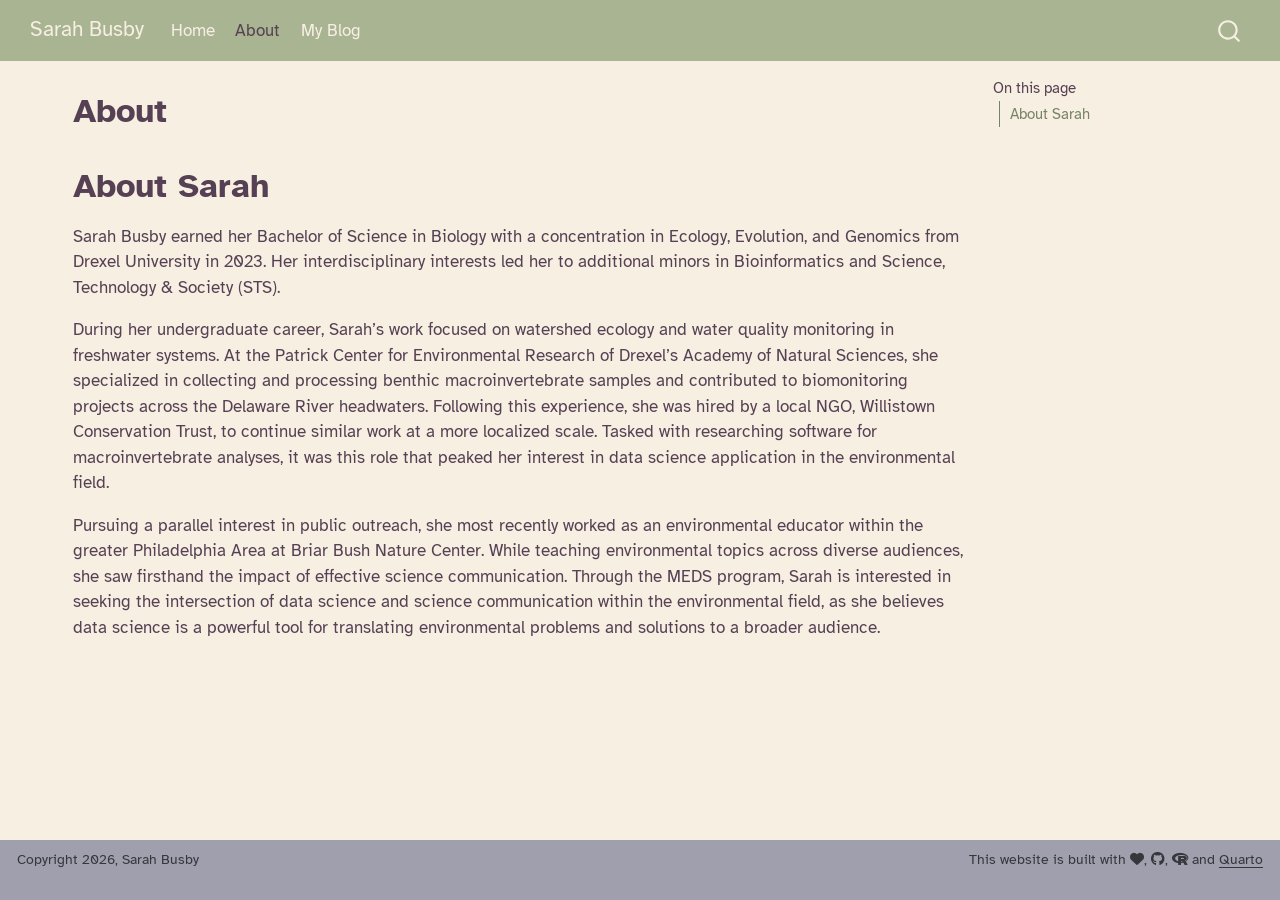
<file: docs/about.html>
<!DOCTYPE html>
<html xmlns="http://www.w3.org/1999/xhtml" lang="en" xml:lang="en"><head>

<meta charset="utf-8">
<meta name="generator" content="quarto-1.10.18">

<meta name="viewport" content="width=device-width, initial-scale=1.0, user-scalable=yes">


<title>About – Sarah Busby</title>
<style>
/* Default styles provided by pandoc.
** See https://pandoc.org/MANUAL.html#variables-for-html for config info.
*/
span.smallcaps{font-variant: small-caps;}
div.columns{display: flex; gap: 1.5em;}
div.column{flex: auto;}
@media screen {
div.columns{gap: min(4vw, 1.5em);}
div.column{overflow-x: auto;}
}
div.hanging-indent{margin-left: 1.5em; text-indent: -1.5em;}
ul.task-list{list-style: none;}
ul.task-list li input[type="checkbox"] {
  width: 0.8em;
  margin: 0 0.8em 0.2em -1em; /* quarto-specific, see https://github.com/quarto-dev/quarto-cli/issues/4556 */ 
  vertical-align: middle;
}
</style>


<script src="site_libs/quarto-nav/quarto-nav.js"></script>
<script src="site_libs/quarto-nav/headroom.min.js"></script>
<script src="site_libs/clipboard/clipboard.min.js"></script>
<script src="site_libs/quarto-search/autocomplete.umd.js"></script>
<script src="site_libs/quarto-search/fuse.min.js"></script>
<script src="site_libs/quarto-search/quarto-search.js"></script>
<meta name="quarto:offset" content="./">
<script src="site_libs/quarto-html/quarto.js" type="module"></script>
<script src="site_libs/quarto-html/tabsets/tabsets.js" type="module"></script>
<script src="site_libs/quarto-html/popper.min.js"></script>
<script src="site_libs/quarto-html/tippy.umd.min.js"></script>
<script src="site_libs/quarto-html/anchor.min.js"></script>
<link href="site_libs/quarto-html/tippy.css" rel="stylesheet">
<link href="site_libs/quarto-html/quarto-syntax-highlighting-64a204ab8560d761af7679ceaba22944.css" rel="stylesheet" id="quarto-text-highlighting-styles">
<script src="site_libs/bootstrap/bootstrap.min.js"></script>
<link href="site_libs/bootstrap/bootstrap-icons.css" rel="stylesheet">
<link href="site_libs/bootstrap/bootstrap-390e1933030b9ad811a8cafbddc17eeb.min.css" rel="stylesheet" append-hash="true" id="quarto-bootstrap" data-mode="light">
<link href="site_libs/quarto-contrib/fontawesome6-6.7.2/all.min.css" rel="stylesheet">
<link href="site_libs/quarto-contrib/fontawesome6-6.7.2/latex-fontsize.css" rel="stylesheet">
<script id="quarto-search-options" type="application/json">{
  "location": "navbar",
  "copy-button": false,
  "collapse-after": 3,
  "panel-placement": "end",
  "type": "overlay",
  "limit": 50,
  "keyboard-shortcut": [
    "f",
    "/",
    "s"
  ],
  "show-item-context": false,
  "language": {
    "search-no-results-text": "No results",
    "search-matching-documents-text": "matching documents",
    "search-copy-link-title": "Copy link to search",
    "search-hide-matches-text": "Hide additional matches",
    "search-more-match-text": "more match in this document",
    "search-more-matches-text": "more matches in this document",
    "search-clear-button-title": "Clear",
    "search-text-placeholder": "",
    "search-detached-cancel-button-title": "Cancel",
    "search-submit-button-title": "Submit",
    "search-label": "Search"
  }
}</script>


</head>

<body class="nav-fixed quarto-light">

<div id="quarto-search-results"></div>
  <header id="quarto-header" class="headroom fixed-top">
    <nav class="navbar navbar-expand-lg " data-bs-theme="dark">
      <div class="navbar-container container-fluid">
      <div class="navbar-brand-container mx-auto">
    <a class="navbar-brand" href="./index.html">
    <span class="navbar-title">Sarah Busby</span>
    </a>
  </div>
            <div id="quarto-search" class="" title="Search"></div>
          <button class="navbar-toggler" type="button" data-bs-toggle="collapse" data-bs-target="#navbarCollapse" aria-controls="navbarCollapse" role="menu" aria-expanded="false" aria-label="Toggle navigation" onclick="if (window.quartoToggleHeadroom) { window.quartoToggleHeadroom(); }">
  <span class="navbar-toggler-icon"></span>
</button>
          <div class="collapse navbar-collapse" id="navbarCollapse">
            <ul class="navbar-nav navbar-nav-scroll me-auto">
  <li class="nav-item">
    <a class="nav-link" href="./index.html"> 
<span class="menu-text">Home</span></a>
  </li>  
  <li class="nav-item">
    <a class="nav-link active" href="./about.html" aria-current="page"> 
<span class="menu-text">About</span></a>
  </li>  
  <li class="nav-item">
    <a class="nav-link" href="./posts.html"> 
<span class="menu-text">My Blog</span></a>
  </li>  
</ul>
          </div> <!-- /navcollapse -->
            <div class="quarto-navbar-tools">
</div>
      </div> <!-- /container-fluid -->
    </nav>
</header>
<!-- content -->
<div id="quarto-content" class="quarto-container page-columns page-rows-contents page-layout-full page-navbar">
<!-- sidebar -->
<!-- margin-sidebar -->
    <div id="quarto-margin-sidebar" class="sidebar margin-sidebar">
        <nav id="TOC" role="doc-toc" class="toc-active">
    <h2 id="toc-title">On this page</h2>
   
  <ul>
  <li><a href="#about-sarah" id="toc-about-sarah" class="nav-link active" data-scroll-target="#about-sarah">About Sarah</a></li>
  </ul>
</nav>
    </div>
<!-- main -->
<main class="content column-page-left" id="quarto-document-content">

<header id="title-block-header" class="quarto-title-block default">
<div class="quarto-title">
<h1 class="title">About</h1>
</div>



<div class="quarto-title-meta column-page-left">

    
  
    
  </div>
  


</header>


<section id="about-sarah" class="level1">
<h1>About Sarah</h1>
<p>Sarah Busby earned her Bachelor of Science in Biology with a concentration in Ecology, Evolution, and Genomics from Drexel University in 2023. Her interdisciplinary interests led her to additional minors in Bioinformatics and Science, Technology &amp; Society (STS).</p>
<p>During her undergraduate career, Sarah’s work focused on watershed ecology and water quality monitoring in freshwater systems. At the Patrick Center for Environmental Research of Drexel’s Academy of Natural Sciences, she specialized in collecting and processing benthic macroinvertebrate samples and contributed to biomonitoring projects across the Delaware River headwaters. Following this experience, she was hired by a local NGO, Willistown Conservation Trust, to continue similar work at a more localized scale. Tasked with researching software for macroinvertebrate analyses, it was this role that peaked her interest in data science application in the environmental field.</p>
<p>Pursuing a parallel interest in public outreach, she most recently worked as an environmental educator within the greater Philadelphia Area at Briar Bush Nature Center. While teaching environmental topics across diverse audiences, she saw firsthand the impact of effective science communication. Through the MEDS program, Sarah is interested in seeking the intersection of data science and science communication within the environmental field, as she believes data science is a powerful tool for translating environmental problems and solutions to a broader audience.</p>


</section>

</main> <!-- /main -->
<script id="quarto-html-after-body" type="application/javascript">
  window.document.addEventListener("DOMContentLoaded", function (event) {
    const icon = "";
    const anchorJS = new window.AnchorJS();
    anchorJS.options = {
      placement: 'right',
      icon: icon
    };
    anchorJS.add('.anchored');
    const isCodeAnnotation = (el) => {
      for (const clz of el.classList) {
        if (clz.startsWith('code-annotation-')) {                     
          return true;
        }
      }
      return false;
    }
    const onCopySuccess = function(e) {
      // button target
      const button = e.trigger;
      // don't keep focus
      button.blur();
      // flash "checked"
      button.classList.add('code-copy-button-checked');
      var currentTitle = button.getAttribute("title");
      button.setAttribute("title", "Copied!");
      let tooltip;
      if (window.bootstrap) {
        button.setAttribute("data-bs-toggle", "tooltip");
        button.setAttribute("data-bs-placement", "left");
        button.setAttribute("data-bs-title", "Copied!");
        tooltip = new bootstrap.Tooltip(button, 
          { trigger: "manual", 
            customClass: "code-copy-button-tooltip",
            offset: [0, -8]});
        tooltip.show();    
      }
      setTimeout(function() {
        if (tooltip) {
          tooltip.hide();
          button.removeAttribute("data-bs-title");
          button.removeAttribute("data-bs-toggle");
          button.removeAttribute("data-bs-placement");
        }
        button.setAttribute("title", currentTitle);
        button.classList.remove('code-copy-button-checked');
      }, 1000);
      // clear code selection
      e.clearSelection();
    }
    const getTextToCopy = function(trigger) {
      const outerScaffold = trigger.parentElement.cloneNode(true);
      const codeEl = outerScaffold.querySelector('code');
      for (const childEl of codeEl.children) {
        if (isCodeAnnotation(childEl)) {
          childEl.remove();
        }
      }
      return codeEl.innerText;
    }
    const clipboard = new window.ClipboardJS('.code-copy-button:not([data-in-quarto-modal])', {
      text: getTextToCopy
    });
    clipboard.on('success', onCopySuccess);
    if (window.document.getElementById('quarto-embedded-source-code-modal')) {
      const clipboardModal = new window.ClipboardJS('.code-copy-button[data-in-quarto-modal]', {
        text: getTextToCopy,
        container: window.document.getElementById('quarto-embedded-source-code-modal')
      });
      clipboardModal.on('success', onCopySuccess);
    }
      var localhostRegex = new RegExp(/^(?:http|https):\/\/localhost\:?[0-9]*\//);
      var mailtoRegex = new RegExp(/^mailto:/);
        var filterRegex = new RegExp('/' + window.location.host + '/');
      var isInternal = (href) => {
          return filterRegex.test(href) || localhostRegex.test(href) || mailtoRegex.test(href);
      }
      // Inspect non-navigation links and adorn them if external
     var links = window.document.querySelectorAll('a[href]:not(.nav-link):not(.navbar-brand):not(.toc-action):not(.sidebar-link):not(.sidebar-item-toggle):not(.pagination-link):not(.no-external):not([aria-hidden]):not(.dropdown-item):not(.quarto-navigation-tool):not(.about-link)');
      for (var i=0; i<links.length; i++) {
        const link = links[i];
        if (!isInternal(link.href)) {
          // undo the damage that might have been done by quarto-nav.js in the case of
          // links that we want to consider external
          if (link.dataset.originalHref !== undefined) {
            link.href = link.dataset.originalHref;
          }
        }
      }
    function tippyHover(el, contentFn, onTriggerFn, onUntriggerFn) {
      const config = {
        allowHTML: true,
        maxWidth: 500,
        delay: 100,
        arrow: false,
        appendTo: function(el) {
            return el.parentElement;
        },
        interactive: true,
        interactiveBorder: 10,
        theme: 'quarto',
        placement: 'bottom-start',
      };
      if (contentFn) {
        config.content = contentFn;
      }
      if (onTriggerFn) {
        config.onTrigger = onTriggerFn;
      }
      if (onUntriggerFn) {
        config.onUntrigger = onUntriggerFn;
      }
      window.tippy(el, config); 
    }
    const noterefs = window.document.querySelectorAll('a[role="doc-noteref"]');
    for (var i=0; i<noterefs.length; i++) {
      const ref = noterefs[i];
      tippyHover(ref, function() {
        // use id or data attribute instead here
        let href = ref.getAttribute('data-footnote-href') || ref.getAttribute('href');
        try { href = new URL(href).hash; } catch {}
        const id = href.replace(/^#\/?/, "");
        const note = window.document.getElementById(id);
        if (note) {
          return note.innerHTML;
        } else {
          return "";
        }
      });
    }
    const xrefs = window.document.querySelectorAll('a.quarto-xref');
    const processXRef = (id, note) => {
      // Strip column container classes
      const stripColumnClz = (el) => {
        el.classList.remove("page-full", "page-columns");
        if (el.children) {
          for (const child of el.children) {
            stripColumnClz(child);
          }
        }
      }
      stripColumnClz(note)
      if (id === null || id.startsWith('sec-')) {
        // Special case sections, only their first couple elements
        const container = document.createElement("div");
        if (note.children && note.children.length > 2) {
          container.appendChild(note.children[0].cloneNode(true));
          for (let i = 1; i < note.children.length; i++) {
            const child = note.children[i];
            if (child.tagName === "P" && child.innerText === "") {
              continue;
            } else {
              container.appendChild(child.cloneNode(true));
              break;
            }
          }
          if (window.Quarto?.typesetMath) {
            window.Quarto.typesetMath(container);
          }
          return container.innerHTML
        } else {
          if (window.Quarto?.typesetMath) {
            window.Quarto.typesetMath(note);
          }
          return note.innerHTML;
        }
      } else {
        // Remove any anchor links if they are present
        const anchorLink = note.querySelector('a.anchorjs-link');
        if (anchorLink) {
          anchorLink.remove();
        }
        if (window.Quarto?.typesetMath) {
          window.Quarto.typesetMath(note);
        }
        if (note.classList.contains("callout")) {
          return note.outerHTML;
        } else {
          return note.innerHTML;
        }
      }
    }
    for (var i=0; i<xrefs.length; i++) {
      const xref = xrefs[i];
      tippyHover(xref, undefined, function(instance) {
        instance.disable();
        let url = xref.getAttribute('href');
        let hash = undefined; 
        if (url.startsWith('#')) {
          hash = url;
        } else {
          try { hash = new URL(url).hash; } catch {}
        }
        if (hash) {
          const id = hash.replace(/^#\/?/, "");
          const note = window.document.getElementById(id);
          if (note !== null) {
            try {
              const html = processXRef(id, note.cloneNode(true));
              instance.setContent(html);
            } finally {
              instance.enable();
              instance.show();
            }
          } else {
            // See if we can fetch this
            fetch(url.split('#')[0])
            .then(res => res.text())
            .then(html => {
              const parser = new DOMParser();
              const htmlDoc = parser.parseFromString(html, "text/html");
              const note = htmlDoc.getElementById(id);
              if (note !== null) {
                const html = processXRef(id, note);
                instance.setContent(html);
              } 
            }).finally(() => {
              instance.enable();
              instance.show();
            });
          }
        } else {
          // See if we can fetch a full url (with no hash to target)
          // This is a special case and we should probably do some content thinning / targeting
          fetch(url)
          .then(res => res.text())
          .then(html => {
            const parser = new DOMParser();
            const htmlDoc = parser.parseFromString(html, "text/html");
            const note = htmlDoc.querySelector('main.content');
            if (note !== null) {
              // This should only happen for chapter cross references
              // (since there is no id in the URL)
              // remove the first header
              if (note.children.length > 0 && note.children[0].tagName === "HEADER") {
                note.children[0].remove();
              }
              const html = processXRef(null, note);
              instance.setContent(html);
            } 
          }).finally(() => {
            instance.enable();
            instance.show();
          });
        }
      }, function(instance) {
      });
    }
        let selectedAnnoteEl;
        const selectorForAnnotation = ( cell, annotation) => {
          let cellAttr = 'data-code-cell="' + cell + '"';
          let lineAttr = 'data-code-annotation="' +  annotation + '"';
          const selector = 'span[' + cellAttr + '][' + lineAttr + ']';
          return selector;
        }
        const selectCodeLines = (annoteEl) => {
          const doc = window.document;
          const targetCell = annoteEl.getAttribute("data-target-cell");
          const targetAnnotation = annoteEl.getAttribute("data-target-annotation");
          const annoteSpan = window.document.querySelector(selectorForAnnotation(targetCell, targetAnnotation));
          const lines = annoteSpan.getAttribute("data-code-lines").split(",");
          const lineIds = lines.map((line) => {
            return targetCell + "-" + line;
          })
          let top = null;
          let height = null;
          let parent = null;
          if (lineIds.length > 0) {
              //compute the position of the single el (top and bottom and make a div)
              const el = window.document.getElementById(lineIds[0]);
              top = el.offsetTop;
              height = el.offsetHeight;
              parent = el.parentElement.parentElement;
            if (lineIds.length > 1) {
              const lastEl = window.document.getElementById(lineIds[lineIds.length - 1]);
              const bottom = lastEl.offsetTop + lastEl.offsetHeight;
              height = bottom - top;
            }
            if (top !== null && height !== null && parent !== null) {
              // cook up a div (if necessary) and position it 
              let div = window.document.getElementById("code-annotation-line-highlight");
              if (div === null) {
                div = window.document.createElement("div");
                div.setAttribute("id", "code-annotation-line-highlight");
                div.style.position = 'absolute';
                parent.appendChild(div);
              }
              div.style.top = top - 2 + "px";
              div.style.height = height + 4 + "px";
              div.style.left = 0;
              let gutterDiv = window.document.getElementById("code-annotation-line-highlight-gutter");
              if (gutterDiv === null) {
                gutterDiv = window.document.createElement("div");
                gutterDiv.setAttribute("id", "code-annotation-line-highlight-gutter");
                gutterDiv.style.position = 'absolute';
                const codeCell = window.document.getElementById(targetCell);
                const gutter = codeCell.querySelector('.code-annotation-gutter');
                gutter.appendChild(gutterDiv);
              }
              gutterDiv.style.top = top - 2 + "px";
              gutterDiv.style.height = height + 4 + "px";
            }
            selectedAnnoteEl = annoteEl;
          }
        };
        const unselectCodeLines = () => {
          const elementsIds = ["code-annotation-line-highlight", "code-annotation-line-highlight-gutter"];
          elementsIds.forEach((elId) => {
            const div = window.document.getElementById(elId);
            if (div) {
              div.remove();
            }
          });
          selectedAnnoteEl = undefined;
        };
          // Handle positioning of the toggle
      window.addEventListener(
        "resize",
        throttle(() => {
          elRect = undefined;
          if (selectedAnnoteEl) {
            selectCodeLines(selectedAnnoteEl);
          }
        }, 10)
      );
      function throttle(fn, ms) {
      let throttle = false;
      let timer;
        return (...args) => {
          if(!throttle) { // first call gets through
              fn.apply(this, args);
              throttle = true;
          } else { // all the others get throttled
              if(timer) clearTimeout(timer); // cancel #2
              timer = setTimeout(() => {
                fn.apply(this, args);
                timer = throttle = false;
              }, ms);
          }
        };
      }
        // Attach click handler to the DT
        const annoteDls = window.document.querySelectorAll('dt[data-target-cell]');
        for (const annoteDlNode of annoteDls) {
          annoteDlNode.addEventListener('click', (event) => {
            const clickedEl = event.target;
            if (clickedEl !== selectedAnnoteEl) {
              unselectCodeLines();
              const activeEl = window.document.querySelector('dt[data-target-cell].code-annotation-active');
              if (activeEl) {
                activeEl.classList.remove('code-annotation-active');
              }
              selectCodeLines(clickedEl);
              clickedEl.classList.add('code-annotation-active');
            } else {
              // Unselect the line
              unselectCodeLines();
              clickedEl.classList.remove('code-annotation-active');
            }
          });
        }
    const findCites = (el) => {
      const parentEl = el.parentElement;
      if (parentEl) {
        const cites = parentEl.dataset.cites;
        if (cites) {
          return {
            el,
            cites: cites.split(' ')
          };
        } else {
          return findCites(el.parentElement)
        }
      } else {
        return undefined;
      }
    };
    var bibliorefs = window.document.querySelectorAll('a[role="doc-biblioref"]');
    for (var i=0; i<bibliorefs.length; i++) {
      const ref = bibliorefs[i];
      const citeInfo = findCites(ref);
      if (citeInfo) {
        tippyHover(citeInfo.el, function() {
          var popup = window.document.createElement('div');
          citeInfo.cites.forEach(function(cite) {
            var citeDiv = window.document.createElement('div');
            citeDiv.classList.add('hanging-indent');
            citeDiv.classList.add('csl-entry');
            var biblioDiv = window.document.getElementById('ref-' + cite);
            if (biblioDiv) {
              citeDiv.innerHTML = biblioDiv.innerHTML;
            }
            popup.appendChild(citeDiv);
          });
          return popup.innerHTML;
        });
      }
    }
  });
  </script>
</div> <!-- /content -->
<footer class="footer">
  <div class="nav-footer">
    <div class="nav-footer-left">
<p>Copyright 2026, Sarah Busby</p>
</div>   
    <div class="nav-footer-center">
      &nbsp;
    </div>
    <div class="nav-footer-right">
<p>This website is built with <i class="fa-solid fa-heart" title="a heart" aria-label="heart"></i>, <a href="https://github.com/sarah-busby/sarah-busby.github.io" target="_blank"><i class="fa-brands fa-github" title="GitHub octocat logo" aria-label="github"></i></a>, <a href="https://www.r-project.org/about.html" target="_blank"><i class="fa-brands fa-r-project" title="R Project" aria-label="r-project"></i></a> and <a href="https://quarto.org/" target="_blank">Quarto</a></p>
</div>
  </div>
</footer>




</body></html>
</file>
<file: docs/site_libs/quarto-html/tippy.css>
.tippy-box[data-animation=fade][data-state=hidden]{opacity:0}[data-tippy-root]{max-width:calc(100vw - 10px)}.tippy-box{position:relative;background-color:#333;color:#fff;border-radius:4px;font-size:14px;line-height:1.4;white-space:normal;outline:0;transition-property:transform,visibility,opacity}.tippy-box[data-placement^=top]>.tippy-arrow{bottom:0}.tippy-box[data-placement^=top]>.tippy-arrow:before{bottom:-7px;left:0;border-width:8px 8px 0;border-top-color:initial;transform-origin:center top}.tippy-box[data-placement^=bottom]>.tippy-arrow{top:0}.tippy-box[data-placement^=bottom]>.tippy-arrow:before{top:-7px;left:0;border-width:0 8px 8px;border-bottom-color:initial;transform-origin:center bottom}.tippy-box[data-placement^=left]>.tippy-arrow{right:0}.tippy-box[data-placement^=left]>.tippy-arrow:before{border-width:8px 0 8px 8px;border-left-color:initial;right:-7px;transform-origin:center left}.tippy-box[data-placement^=right]>.tippy-arrow{left:0}.tippy-box[data-placement^=right]>.tippy-arrow:before{left:-7px;border-width:8px 8px 8px 0;border-right-color:initial;transform-origin:center right}.tippy-box[data-inertia][data-state=visible]{transition-timing-function:cubic-bezier(.54,1.5,.38,1.11)}.tippy-arrow{width:16px;height:16px;color:#333}.tippy-arrow:before{content:"";position:absolute;border-color:transparent;border-style:solid}.tippy-content{position:relative;padding:5px 9px;z-index:1}
</file>
<file: docs/site_libs/quarto-html/quarto-syntax-highlighting-64a204ab8560d761af7679ceaba22944.css>
/* quarto syntax highlight colors */
:root {
  --quarto-hl-ot-color: #003B4F;
  --quarto-hl-at-color: #657422;
  --quarto-hl-ss-color: #20794D;
  --quarto-hl-an-color: #5E5E5E;
  --quarto-hl-fu-color: #4758AB;
  --quarto-hl-st-color: #20794D;
  --quarto-hl-cf-color: #003B4F;
  --quarto-hl-op-color: #5E5E5E;
  --quarto-hl-er-color: #AD0000;
  --quarto-hl-bn-color: #AD0000;
  --quarto-hl-al-color: #AD0000;
  --quarto-hl-va-color: #111111;
  --quarto-hl-bu-color: inherit;
  --quarto-hl-ex-color: inherit;
  --quarto-hl-pp-color: #AD0000;
  --quarto-hl-in-color: #5E5E5E;
  --quarto-hl-vs-color: #20794D;
  --quarto-hl-wa-color: #5E5E5E;
  --quarto-hl-do-color: #5E5E5E;
  --quarto-hl-im-color: #00769E;
  --quarto-hl-ch-color: #20794D;
  --quarto-hl-dt-color: #AD0000;
  --quarto-hl-fl-color: #AD0000;
  --quarto-hl-co-color: #5E5E5E;
  --quarto-hl-cv-color: #5E5E5E;
  --quarto-hl-cn-color: #8f5902;
  --quarto-hl-sc-color: #5E5E5E;
  --quarto-hl-dv-color: #AD0000;
  --quarto-hl-kw-color: #003B4F;
}

/* other quarto variables */
:root {
  --quarto-font-monospace: SFMono-Regular, Menlo, Monaco, Consolas, "Liberation Mono", "Courier New", monospace;
}

/* syntax highlight based on Pandoc's rules */
pre > code.sourceCode > span {
  color: #003B4F;
}

code.sourceCode > span {
  color: #003B4F;
}

div.sourceCode,
div.sourceCode pre.sourceCode {
  color: #003B4F;
}

/* Normal */
code span {
  color: #003B4F;
}

/* Alert */
code span.al {
  color: #AD0000;
  font-style: inherit;
}

/* Annotation */
code span.an {
  color: #5E5E5E;
  font-style: inherit;
}

/* Attribute */
code span.at {
  color: #657422;
  font-style: inherit;
}

/* BaseN */
code span.bn {
  color: #AD0000;
  font-style: inherit;
}

/* BuiltIn */
code span.bu {
  font-style: inherit;
}

/* ControlFlow */
code span.cf {
  color: #003B4F;
  font-weight: bold;
  font-style: inherit;
}

/* Char */
code span.ch {
  color: #20794D;
  font-style: inherit;
}

/* Constant */
code span.cn {
  color: #8f5902;
  font-style: inherit;
}

/* Comment */
code span.co {
  color: #5E5E5E;
  font-style: inherit;
}

/* CommentVar */
code span.cv {
  color: #5E5E5E;
  font-style: italic;
}

/* Documentation */
code span.do {
  color: #5E5E5E;
  font-style: italic;
}

/* DataType */
code span.dt {
  color: #AD0000;
  font-style: inherit;
}

/* DecVal */
code span.dv {
  color: #AD0000;
  font-style: inherit;
}

/* Error */
code span.er {
  color: #AD0000;
  font-style: inherit;
}

/* Extension */
code span.ex {
  font-style: inherit;
}

/* Float */
code span.fl {
  color: #AD0000;
  font-style: inherit;
}

/* Function */
code span.fu {
  color: #4758AB;
  font-style: inherit;
}

/* Import */
code span.im {
  color: #00769E;
  font-style: inherit;
}

/* Information */
code span.in {
  color: #5E5E5E;
  font-style: inherit;
}

/* Keyword */
code span.kw {
  color: #003B4F;
  font-weight: bold;
  font-style: inherit;
}

/* Operator */
code span.op {
  color: #5E5E5E;
  font-style: inherit;
}

/* Other */
code span.ot {
  color: #003B4F;
  font-style: inherit;
}

/* Preprocessor */
code span.pp {
  color: #AD0000;
  font-style: inherit;
}

/* SpecialChar */
code span.sc {
  color: #5E5E5E;
  font-style: inherit;
}

/* SpecialString */
code span.ss {
  color: #20794D;
  font-style: inherit;
}

/* String */
code span.st {
  color: #20794D;
  font-style: inherit;
}

/* Variable */
code span.va {
  color: #111111;
  font-style: inherit;
}

/* VerbatimString */
code span.vs {
  color: #20794D;
  font-style: inherit;
}

/* Warning */
code span.wa {
  color: #5E5E5E;
  font-style: italic;
}

.prevent-inlining {
  content: "</";
}

/*# sourceMappingURL=9d8d5bb603a83b8298b89080a598c93b.css.map */
</file>
<file: docs/site_libs/quarto-contrib/fontawesome6-6.7.2/latex-fontsize.css>
.fa-tiny {
  font-size: 0.5em;
}
.fa-scriptsize {
  font-size: 0.7em;
}
.fa-footnotesize {
  font-size: 0.8em;
}
.fa-small {
  font-size: 0.9em;
}
.fa-normalsize {
  font-size: 1em;
}
.fa-large {
  font-size: 1.2em;
}
.fa-Large {
  font-size: 1.5em;
}
.fa-LARGE {
  font-size: 1.75em;
}
.fa-huge {
  font-size: 2em;
}
.fa-Huge {
  font-size: 2.5em;
}
</file>
